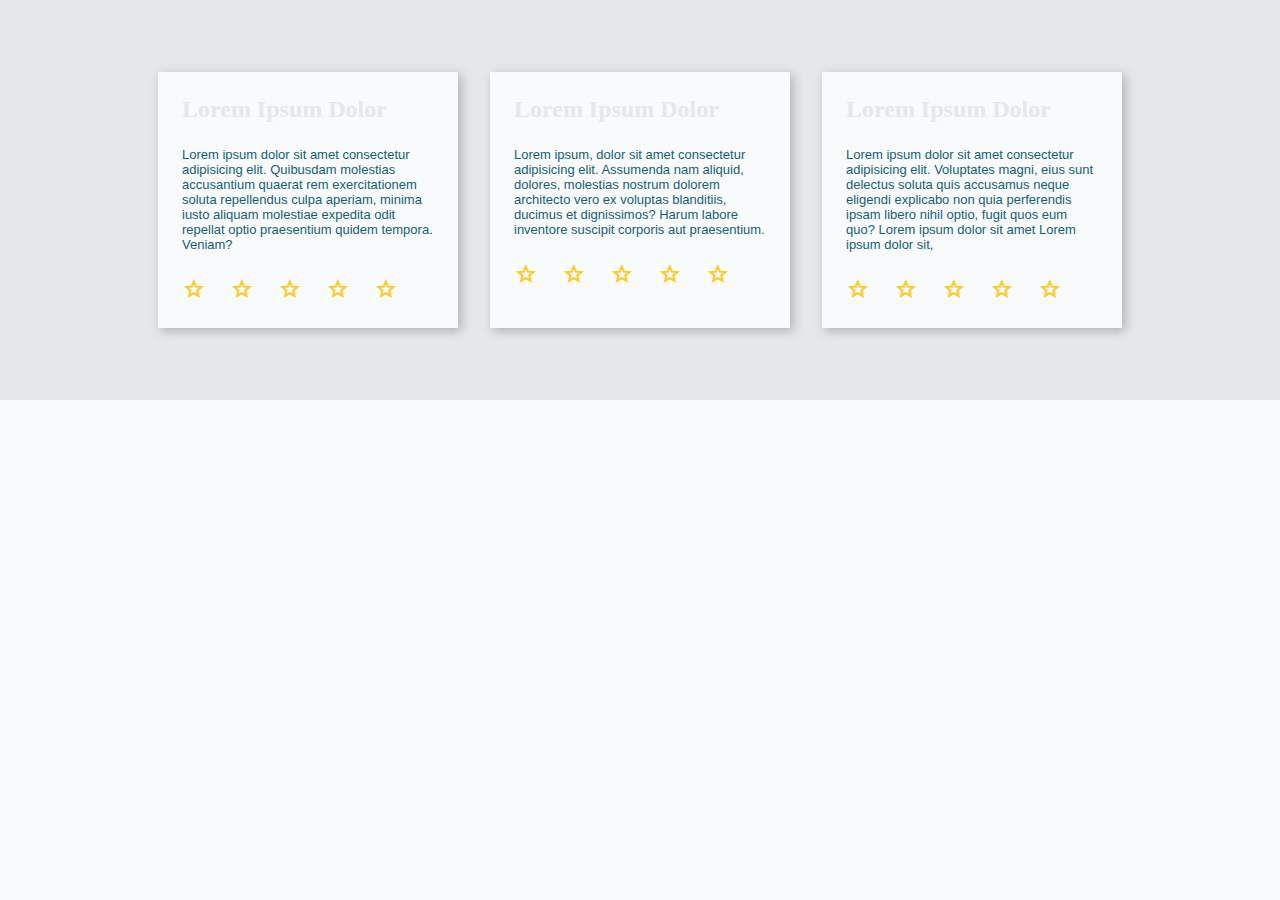
<file: index.html>
<!DOCTYPE html>
<html lang="en">
<head>
    <meta charset="UTF-8">
    <meta http-equiv="X-UA-Compatible" content="IE=edge">
    <meta name="viewport" content="width=device-width, initial-scale=1.0">
    <title>components for frontend</title>
    
    <link rel="stylesheet" href="style.css">
    <!--components css-->

    <link rel="stylesheet" href="flexcards/cards.css">

    <!--external css-->
    <link rel="stylesheet" href="https://fonts.googleapis.com/css2?family=Material+Symbols+Outlined:opsz,wght,FILL,GRAD@48,400,1,0" />
</head>
<body>

    <div class="cards">
        <section>
            <h3>Lorem Ipsum Dolor</h3>

            <!--Tip alt z-->
            <p> Lorem ipsum dolor sit amet consectetur adipisicing elit. Quibusdam molestias accusantium quaerat rem exercitationem soluta repellendus culpa aperiam, minima iusto aliquam molestiae expedita odit repellat optio praesentium quidem tempora. Veniam?</p>

           
            <span class="material-symbols-outlined">
                    star
                    star
                    star
                    star 
                    star 
            </span>                 
            

        </section>

       <section>
        <h3>Lorem Ipsum Dolor</h3>

        <!--Tip alt z-->
        <p>Lorem ipsum, dolor sit amet consectetur adipisicing elit. Assumenda nam aliquid, dolores, molestias nostrum dolorem architecto vero ex voluptas blanditiis, ducimus et dignissimos? Harum labore inventore suscipit corporis aut praesentium.</p>

       
          <span class="material-symbols-outlined">
                star
                star
                star
                star 
                star 
         </span>                 
        

        </section>
     
     <section>
      <h3>Lorem Ipsum Dolor</h3>

      <!--Tip alt z-->
      <p>Lorem ipsum dolor sit amet consectetur adipisicing elit. Voluptates magni, eius sunt delectus soluta quis accusamus neque eligendi explicabo non quia perferendis ipsam libero nihil optio, fugit quos eum quo? Lorem ipsum dolor sit amet Lorem ipsum dolor sit, </p>
       <span class="material-symbols-outlined">
            star
            star
            star
            star 
            star 
      </span>                 
     </section>

   </div>
    
</body>
</html>
</file>
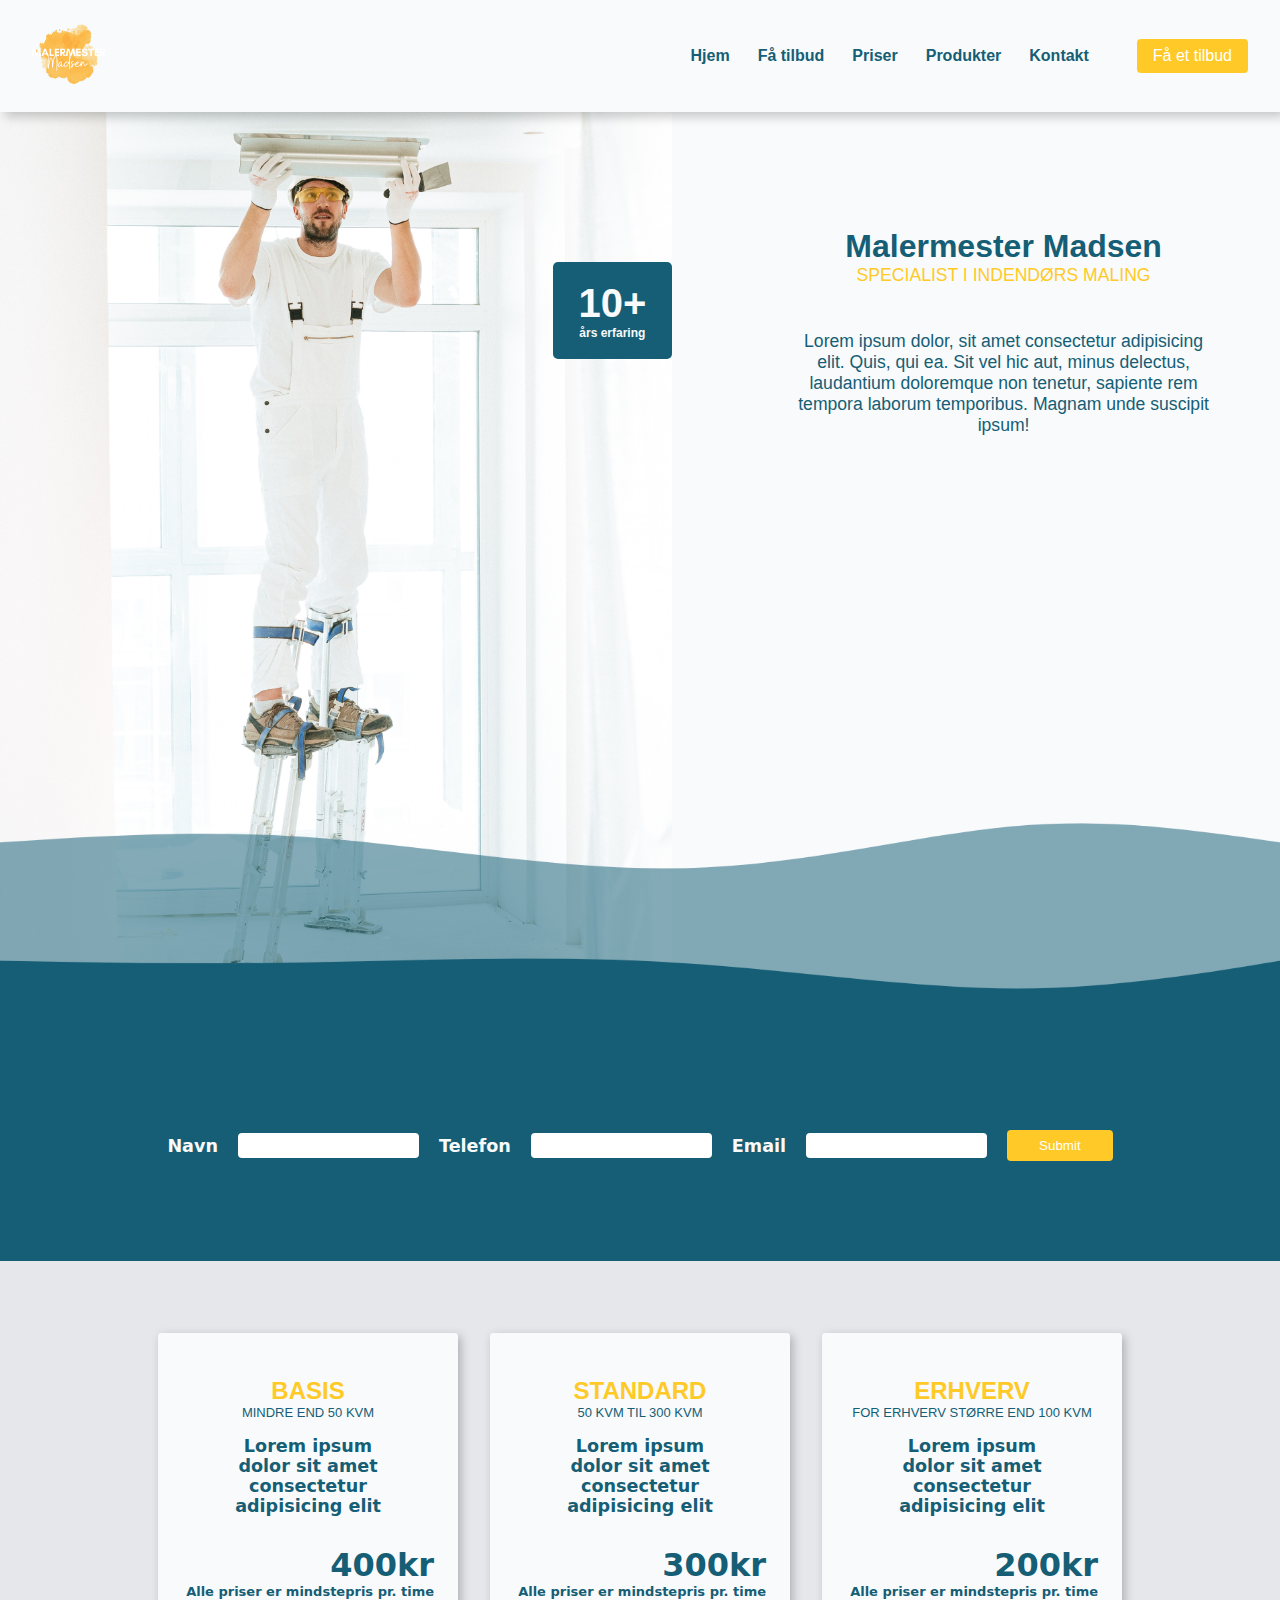
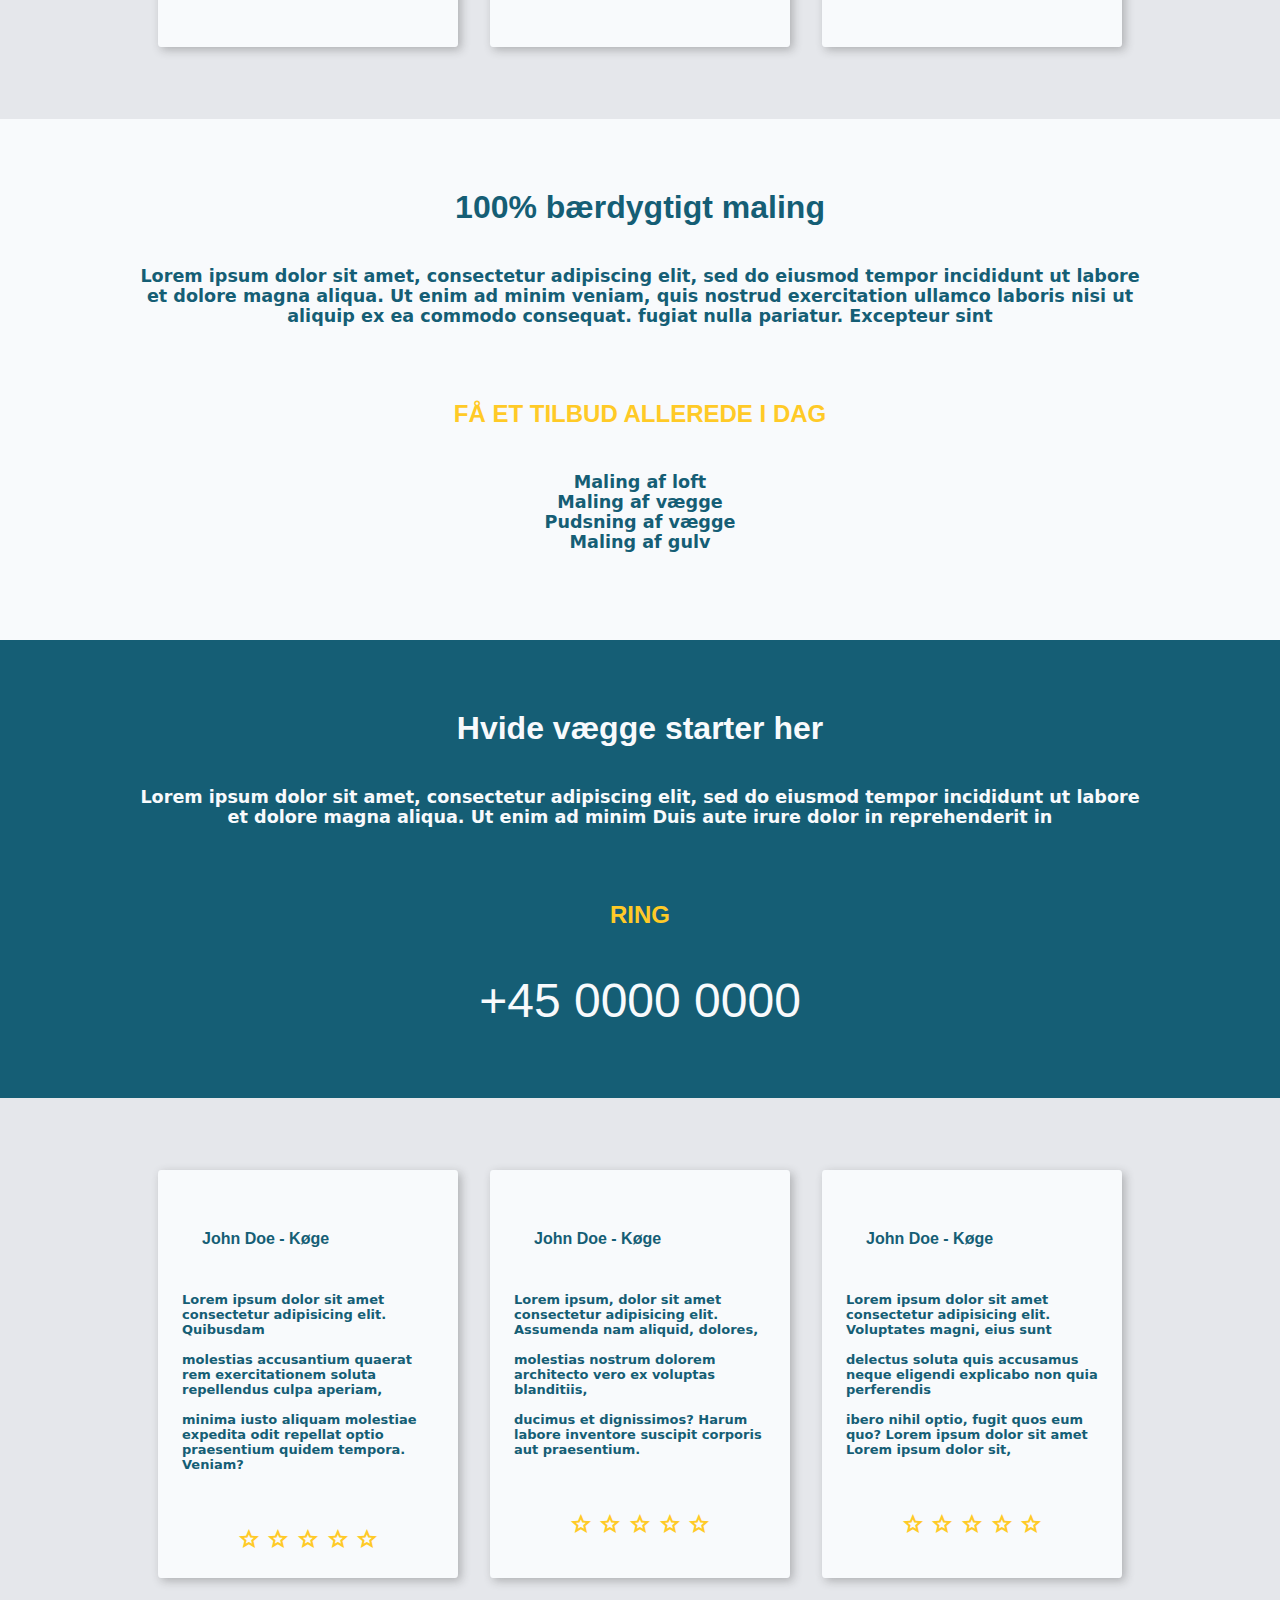
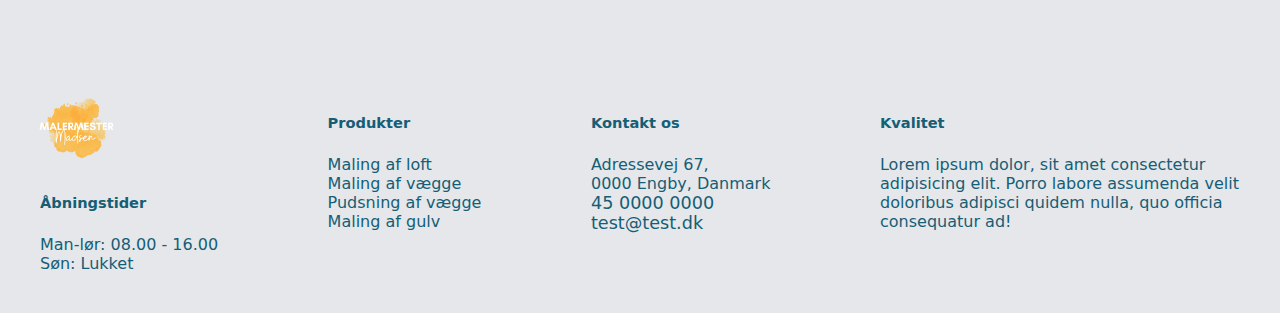
<file: malermester/index.html>
<!DOCTYPE html>
<html lang="da">
<head>
    <meta charset="UTF-8">
    <meta http-equiv="X-UA-Compatible" content="IE=edge">
    <meta name="viewport" content="width=device-width, initial-scale=1.0">
    <link rel="stylesheet" href="style.css">
    <link href="https://api.fontshare.com/v2/css?f[]=amulya@400,700&f[]=synonym@600,500,300,700,400&display=swap" rel="stylesheet">
    <link rel="stylesheet" href="https://fonts.googleapis.com/css2?family=Material+Symbols+Outlined:opsz,wght,FILL,GRAD@48,400,1,0" />
    <link rel="stylesheet" href="https://cdnjs.cloudflare.com/ajax/libs/font-awesome/6.2.1/css/all.min.css" integrity="sha512-MV7K8+y+gLIBoVD59lQIYicR65iaqukzvf/nwasF0nqhPay5w/9lJmVM2hMDcnK1OnMGCdVK+iQrJ7lzPJQd1w==" crossorigin="anonymous" referrerpolicy="no-referrer" />
    <title>Malermester</title>
</head>
<body>
    <div class="site-wrapper">
        <header>
          <input type="checkbox" id="mobile-navbar-toggle">

          <ul class="mobile-menu">
            <li><a href="index.html">Hjem</a></li>
            <li><a href="#0">Få tilbud</a></li>
            <li><a href="#0">Priser</a></li>
            <li><a href="#0">Produkter</a></li>
            <li><a href="#0">Kontakt</a></li>
          </ul>
         <img class="logo" src="/malermester_layout/logo.png" alt=""> 
          
          <nav class="site-nav">
            <label for="mobile-navbar-toggle">
            <span  class="material-symbols-outlined">
              menu
              </span>
            </label>
            <ul>
              <li><a href="index.html">Hjem</a></li>
              <li><a href="#0">Få tilbud</a></li>
              <li><a href="#0">Priser</a></li>
              <li><a href="#0">Produkter</a></li>
              <li><a href="#0">Kontakt</a></li>
            </ul>
          </nav>
          
          <a href="index.html" class="button button-yellow">Få et tilbud</a>
        </header>
      
        <main>
            <div class="hero">
                <img src="/malermester_layout/worker.jpg">
                <section>
                    <h2>Malermester Madsen</h2>
                    <h4>SPECIALIST I INDENDØRS MALING</h4>
                    <p>Lorem ipsum dolor, sit amet consectetur adipisicing elit. Quis, qui ea. Sit vel hic aut, minus delectus, laudantium doloremque non tenetur, sapiente rem tempora laborum temporibus. Magnam unde suscipit ipsum!</p>
                    
                </section>
              
                <div class="experience"> 
                    <div class="year">10+</div><div> års erfaring</div>
                </div> 
                
                <img class="waves" src="/malermester_layout/waves.png" alt="">
            </div>
        
        </main>
        
        <section class="form-container">
          <form>
          <label for="name">Navn</label>
          <input id="name" type="text">

          <label for="phone">Telefon</label>
          <input id="phone" type="text">

          <label for="email">Email</label>
          <input id="email" type="email">
          <input class="button button-yellow" type="submit">
        </form> 
        </section>
      
     </div>
     
     <div class="cards">
        <section>
            <h3>BASIS</h3>
            <h4>Mindre end 50 kvm</h4>

            <!--Tip alt z-->
            <ul>
              <li>Lorem ipsum</li>
              <li>dolor sit amet</li>
              <li>consectetur</li>
              <li>adipisicing elit</li>
            </ul>
             

           
            <span>
                400kr
            </span>                 
            <p>Alle priser er mindstepris pr. time</p>   
          
        </section>

       <section>
           <h3>STANDARD</h3>
            <h4>50 kvm til 300 kvm</h4>
        <!--Tip alt z-->
        <ul>
          <li>Lorem ipsum</li>
          <li>dolor sit amet</li>
          <li>consectetur</li>
          <li>adipisicing elit</li>
        </ul>
         

       
          <span>
            300kr
         </span>                 
         <p>Alle priser er mindstepris pr. time</p>   
        </section>
     
     <section>
        <h3>ERHVERV</h3>
          <h4>for ERHVERV større end 100 kvm</h4>
      <!--Tip alt z-->
      <ul>
        <li>Lorem ipsum</li>
        <li>dolor sit amet</li>
        <li>consectetur</li>
        <li>adipisicing elit</li>
      </ul>
       
       <span>
        200kr
      </span>
      <p>Alle priser er mindstepris pr. time</p>                 
     </section>

   </div>

  <section class="first-com">  
    <h2 class="headlines">100% bærdygtigt maling</h2>
    
    <p>Lorem ipsum dolor sit amet, consectetur adipiscing elit, sed do eiusmod tempor incididunt ut labore et dolore magna aliqua. Ut enim ad minim veniam, quis nostrud exercitation ullamco laboris nisi ut aliquip ex ea commodo consequat. fugiat nulla pariatur. Excepteur sint</p>
    
    <h3>få et tilbud allerede i dag</h3>
    
    <ul>
      <li>Maling af loft</li>
      <li>Maling af vægge</li>
      <li>Pudsning af vægge</li>
      <li>Maling af gulv</li>
    </ul>
    
  </section>

  <section class="second-com">
    <h2 class="headlines">Hvide vægge starter her </h2>
    
    <p>Lorem ipsum dolor sit amet, consectetur adipiscing elit, sed do eiusmod tempor incididunt ut labore et dolore magna aliqua. Ut enim ad minim Duis aute irure dolor in reprehenderit in   </p>
    
    <h3>RING</h3>
    
    <h1 class="headlines"> +45 0000 0000 </h1>
    
  </section>

  <div class="second-cards">
    <section>
        <h3>John Doe - Køge</h3>

        <!--Tip alt z-->
        <p> Lorem ipsum dolor sit amet consectetur adipisicing elit. Quibusdam <br><br> molestias accusantium quaerat rem exercitationem soluta repellendus culpa aperiam,<br><br> minima iusto aliquam molestiae expedita odit repellat optio praesentium quidem tempora. Veniam?</p>

       <div>
        <span class="material-symbols-outlined">star</span>  
        <span class="material-symbols-outlined">star</span>  
        <span class="material-symbols-outlined">star</span>  
        <span class="material-symbols-outlined">star</span>  
        <span class="material-symbols-outlined">star</span>                 
      </div>

    </section>

   <section>
    <h3>John Doe - Køge</h3>

    <!--Tip alt z-->
    <p>Lorem ipsum, dolor sit amet consectetur adipisicing elit. Assumenda nam aliquid, dolores, <br><br> molestias nostrum dolorem architecto vero ex voluptas blanditiis, <br><br> ducimus et dignissimos? Harum labore inventore suscipit corporis aut praesentium.</p>

      <div>
        <span class="material-symbols-outlined">star</span>  
        <span class="material-symbols-outlined">star</span>  
        <span class="material-symbols-outlined">star</span>  
        <span class="material-symbols-outlined">star</span>  
        <span class="material-symbols-outlined">star</span>                  
    </div>

    </section>
 
 <section>
  <h3>John Doe - Køge</h3>

  <!--Tip alt z-->
  <p>Lorem ipsum dolor sit amet consectetur adipisicing elit. Voluptates magni, eius sunt <br><br> delectus soluta quis accusamus neque eligendi explicabo non quia perferendis <br><br> ibero nihil optio, fugit quos eum quo? Lorem ipsum dolor sit amet Lorem ipsum dolor sit, </p>
   <div>
    <span class="material-symbols-outlined">star</span>  
    <span class="material-symbols-outlined">star</span>  
    <span class="material-symbols-outlined">star</span>  
    <span class="material-symbols-outlined">star</span>  
    <span class="material-symbols-outlined">star</span>  
  </div>               
 </section>

</div>



<footer>

<section>
 <img class="logo" src="/malermester_layout/logo.png" alt=""> 
 <h5>Åbningstider</h5>
 <p>Man-lør: 08.00 - 16.00 <br>
 Søn: Lukket 
  </p>
  <a href=""><i class="fa-brands fa-facebook"></i></a>
  <a href=""><i class="fa-brands fa-twitter"></i></a> 
  <a href=""><i class="fa-brands fa-linkedin"></i></a>
  <a href=""><i class="fa-brands fa-instagram"></i></a>
 </section>
<section>
  <h5>Produkter</h5>
  <ul>
    <li>Maling af loft</li>
    <li>Maling af vægge </li>
    <li>Pudsning af vægge</li>
    <li>Maling af gulv</li>
  </ul>
</section>
<section>
  <h5>Kontakt os</h5>
  <p>Adressevej 67,<br>0000 Engby, Danmark</p>
  <a href="tel:+4500000000">45 0000 0000</a><br>
  <a href="mailto:test@test.dk">test@test.dk</a>
</section>
<section>
  <h5>Kvalitet</h5>
  <p>Lorem ipsum dolor, sit amet consectetur adipisicing elit. Porro labore assumenda velit doloribus adipisci quidem nulla, quo officia consequatur ad!
  </p>
</section>
</footer>




</body>
</html>
</file>
<file: style.css>
:root {
    --brand-color: #FFCA27;
    --dark-color: #155E75;
    --mid-color: #E5E7EB;
    --light-color: #F8FAFC;

    
--base-font: Verdana, Geneva, Tahoma, sans-serif;
--brand-font:Cambria, Cochin, Georgia, Times, 'Times New Roman', serif ;
}

*{
    margin: 0;
    padding :0;
    box-sizing: border-box;
}

body{
    font-family: var(--base-font);
    color: var(--dark-color);
    background: var(--light-color);
}
</file>
<file: flexcards/cards.css>
.cards{
    width:100%;
    
    /*you can use padding as a shortcut for all direction - think like a clock : top -> right -> bottom -> left -> */ 
    padding: 8vh 0;

    background: var(--mid-color);

    display: flex;
    flex-wrap: wrap;
    gap: 2rem;
    justify-content: center;
}

.cards section{
    flex: 0 1 300px;
    
    align-self: stretch;
    background: var(--light-color);

    border-radius: 5x;
    box-shadow: 3px 3px 10px rgba(50, 50, 50, 0.3);

    padding :1.5rem;
}

.cards p{
    font-size: small;
    margin: 1.5rem 0;
}

.cards h3 {
font-size: x-large;
font-family: var(--brand-font);
color: var(--mid-color);
}

.cards span{
    color:var(--brand-color);
}
</file>
<file: malermester/style.css>
:root {
    --brand-color: #FFCA27;
    --dark-color: #155e75;
    --mid-color: #E5E7EB;
    --light-color: #F8FAFC;

    --base-font: 'Synonym', sans-serif;
    --brand-font:'Amulya', sans-serif;
    

  }


html,body {
  font-family: var(--base-font);
  padding :0;
  margin: 0;
}

h1,h2,h3,h4{
  font-family: var(--brand-font)
}


* {

    
    box-sizing: border-box;

  }
  

  .site-wrapper {
    min-height: 100vh;
    grid-template-columns: 3fr 1fr;
    grid-template-rows: min-content 1fr min-content;
    
  }
  
  header {
    padding: 1rem 2rem;
    background :var(--light-color);
    box-shadow: 5px 5px 10px rgba(0,0,0,0.2);
    border-bottom: 1px;
    display: flex;
    align-items: center;
    position: relative;
    z-index: 1;
  }


  header ul.mobile-menu {
    display: none;


  }

  header #mobile-navbar-toggle{
    display: none;
  }

  main {
    grid-area: main;
    background-color: var(--light-color);
  }
  

  

  
  .logo {
    display: block;
    margin-left: -10px;
    height: 80px
  }


  
  .site-nav {
    font-family: var(--brand-font);
    margin-left: auto;
    margin-right: 3rem;
    
  }


  


  .site-nav ul {
    gap:20px;
    margin: 0;
    list-style: none;
    display: flex;
    align-items: stretch;
  }

   a {
    text-decoration: none;
    color:var(--dark-color);
    transition: color 150ms;

  }
  .site-nav li + li a {
    margin-left: 0.5rem;

  }

  a:hover{
    color :var(--brand-color);
  }

  .site-nav .material-symbols-outlined{
    display :none;
  }
  
  .button {
    color: white;
    text-decoration: none;
    padding: 0.5rem 1rem;
    border-radius: 4px;
  }
  .button + .button {
    margin-left: 0.5rem;
  }
  .button-yellow { 
    background: var(--brand-color);
    transition: transform 0.2s ease, color 1.5s ease ;
  }

  .button-yellow:hover{
    
    transform: scale(1.1);
    background-color :var(--dark-color);
  }
    
  



 









  .hero{
  display: grid;
grid-template-rows: 3fr 1fr;
grid-template-columns: 10fr 1fr 1fr 10fr;

width: 100%;
height: calc(120vh - 112px);
overflow: hidden;
position: relative;
}


.hero img:first-of-type{
  grid-row: 1/3;
  grid-column: 1/3;
  margin-top: -70px;

  width: 100%;

}

 .hero img.waves {
  width: 100%;
  position: absolute;
  bottom: 0;
  left: 0;
  right: 0;

 }






.hero section {
  margin-top: 100px;
  background-color: var(--light-color);
  font-family: var(--base-font);
  grid-row: 1/2;
  grid-column: 4/5;
  display: flex;
 flex-direction: column;
 place-items: center;
 text-align: center;
 padding :1rem;

 }


.hero section h2,
.hero section h4 {
  margin: 0;
  padding: 0;
}

.hero section h2{
  font-size: xx-large;
 color: var(--dark-color);
}

.hero section h4{
  
  padding-bottom: 45px;
  font-weight: 400;
  color: var(--brand-color);
}

.hero section p{
  font-weight: 500;
   color: var(--dark-color); 
}


.hero .experience{
  grid-row :1/2;
  grid-column: 2/3;
  font-family: var(--brand-font);

  width: 100%;
  height: fit-content;
  background-color: var(--dark-color);
  border-radius: 5px;
  padding: 1.2rem 1.6rem;
  margin-top: 150px;
  color: var(--light-color);


  font-size: large;
  text-align: center;
} 

.hero .experience div.year{
font-size :40px;
}

.hero .experience div{   
font-size :12px;
font-weight :700;
color: var(--light-color);


}


.site-wrapper .form-container{
 
  background-color: var(--dark-color);
  padding-bottom :100px;
  padding-top: 50px;
}

.site-wrapper .form-container form{
  display: flex;
  align-items: center;
  justify-content: center;
  gap: 20px;
}


.site-wrapper .form-container label{
  font-weight: 700;
}


.site-wrapper .form-container input{
border: 0;
border-radius: 4px;
height: 25px;
}

.site-wrapper .form-container input.button{
  padding: .5rem 2rem;
  height: auto;
}

.site-wrapper .form-container input.button:hover{
  background-color: var(--brand-color);
}

.cards{
    
    width:100%;
    
    /*you can use padding as a shortcut for all direction - think like a clock : top -> right -> bottom -> left -> */ 
    padding: 8vh 0;

    background: var(--mid-color);

    display: flex;
    flex-wrap: wrap;
    gap: 2rem;
    justify-content: center;
    
}

.cards section{
    flex: 0 1 300px;
    
    align-self: stretch;
    background: var(--light-color);

    border-radius: 5x;
    box-shadow: 3px 3px 10px rgba(50, 50, 50, 0.3);

    padding :1.5rem;
    border-radius: 1%;
}

.cards ul {

margin :0;
margin-bottom: 30px;
padding: 0;
color: var(--dark-color);


}

.cards p{
  
    color: var(--dark-color);
    font-size: small;
    margin: 1.5rem 0;
    margin-top: 0;
    padding: 0;
    text-align: right;
}

.cards h3 {
  padding-bottom: 0;
  margin :0;
  font-size: x-large;
  font-family: var(--brand-font);
  color: var(--brand-color);
}

.cards h4{
  margin: 0;
  margin-bottom: 16px;
  font-size: small;
  color: var(--dark-color);
  font-weight: 400;
  text-transform: uppercase
}

.cards span{
    color:var(--dark-color);
    font-size: xx-large;
    display: block;
    font-weight: 700;
    text-align: right;
}


.first-com {
    --bg-color: var(--light-color);
    --h3-color: var(--brand-color);
    --text-color: var(--dark-color);
    padding-top: 70px;
    text-align: center;
    background: var(--bg-color);
    color: var(--text-color);
    font-family: system-ui;
    font-size: 1.1em;
    padding-bottom: 70px;
  }
  
  section .headlines{
  margin:0; 

  }
  

  h2 {
    padding-bottom: 40px;
    font-size: xx-large;
  }
  
  .first-com h3 {
    color: var(--h3-color);
    text-transform: uppercase;
    padding: 20px;
    font-size: x-large;
  }

  .first-com ul{
  padding :0;

  }
 
.second-com{
padding-top: 70px ;
padding-bottom: 70px;


}

  .second-com h1{
    font-size: xxx-large;
    font-weight: 1;

  }
  
  p {
    margin: 0 20%;
    padding-bottom: 30px;
    font-weight: 600;
  }
  
  ul {
    list-style-type: none;
    font-weight: 600;
  }

  section {
    --bg-color: var(--dark-color);
    --h3-color: var(--brand-color);
    --text-color: var(--light-color);
    
    text-align: center;
    background: var(--bg-color);
    color: var(--text-color);
    font-family: system-ui;
    font-size: 1.1em;
    padding: px;
  }
  
  h2 {
    padding-bottom: 40px;
    font-size: xx-large;
  }
  
  h3 {
    color: var(--h3-color);
    padding: 20px;
    font-size: x-large;
  }
  
  p {
    margin: 0 10%;
    padding-bottom: 30px;
    font-weight: 600;
  }
  
   


  .second-cards{
    width:100%;
    
    /*you can use padding as a shortcut for all direction - think like a clock : top -> right -> bottom -> left -> */ 
    padding: 8vh 0;

    background: var(--mid-color);

    display: flex;
    flex-wrap: wrap;
    gap: 2rem;
    justify-content: center
}

.second-cards section{
    flex: 0 1 300px;
    text-align: left;
    align-self: stretch;
    background: var(--light-color);

    border-radius: 1%;
    box-shadow: 3px 3px 10px rgba(50, 50, 50, 0.3);

    padding :1.5rem;
}

.second-cards p{
    font-size: small;
    margin: 1.5rem 0;
    color: var(--dark-color);
}

.second-cards h3 {
font-size: medium;
font-family: var(--brand-font);
color: var(--dark-color);
}

.second-cards span{
    color:var(--brand-color);
}

.second-cards section div{
  width :fit-content;
  margin: 0 auto;

}


footer{
justify-content: space-between;
padding: 2.5rem; 
width:100%;
display: flex;
background-color: var(--mid-color);


}



footer section{
text-align: left;
background: none;
color: var(--dark-color);

}

footer section:last-of-type{
  flex-basis: 30%;
}

footer section p, footer section ul{
  margin :0;
  padding: 0;
  font-size: medium;
  font-weight: 400;
}





@media screen and (max-width:680px){
  header{
  height: 75px;
  position: relative;

  }

 
  header #mobile-navbar-toggle:checked ~ ul.mobile-menu{
    transform: translateY(0);
    top: 75px;
    
  }

  
  header .button-yellow{
    display :none;
  }

  .site-nav .material-symbols-outlined{
    display:inline-block;
    position: absolute;
    top :50%;
    transform: translateY(-50%)

  }
  .site-nav{
    position: relative;
    z-index: 1;
  }

  .site-nav ul{
    display: none;
  }
   
  header ul.mobile-menu{
  position: absolute;
  background-color: var(--light-color);
  display: flex;
  flex-wrap: wrap;
  flex-direction: column;
  align-items: center;
  transition: .5s;
  top:-75px ;
  left: 0;
  transform: translateY(-100%);
  width: 100%;
  z-index: -1;
  margin:0;
  padding: 0;
  }

  header ul.mobile-menu li{
    margin: 8px 0 ;
    
  }

  .hero {
    height :90vh;
  }
  .hero img:first-of-type{
   grid-column:1/5;
   opacity: .25;
  }
   
  .hero .experience{
    display: none;
  }

  .hero section {
    grid-column: 1/5;

    color :var(--light-color);
  
  }

  .hero section h4{
    font-weight:900;
  }

  .hero img :last-of-type{
    grid-row: 2/3;
  }

 .form-container{
  padding: 0 70px;

}

  .form-container form label,.form-container form input{
  flex: 1 0 100%;
  text-align: left;


    
  }

.form-container form input[type="submit"]{
  text-align: center;
}

.cards{
  padding-right : 25px;
  padding-left: 25px;
}
.cards section{
  flex: 1 0 100%;
  
}

 .first-com ul {
  margin: 0;
  padding: 0;
 }
 .first-com{
  padding-top:60px;
  padding-bottom: 60px;
 }

  .second-com{
  padding-top:60px;
  padding-bottom: 60px;
 }

  .second-cards {
    padding-right : 25px;
    padding-left: 25px;
 }

  .second-cards section{
    flex: 1 0 100%;
    
 }

  footer{
  flex-wrap: wrap; 
  justify-content: center;
 }
   
  footer section { 
flex-basis: 50% !important;

}

}

@media screen and (max-width: 800px) {
  .site-wrapper .form-container form{
    flex-wrap: wrap;
  }
  
}
</file>
